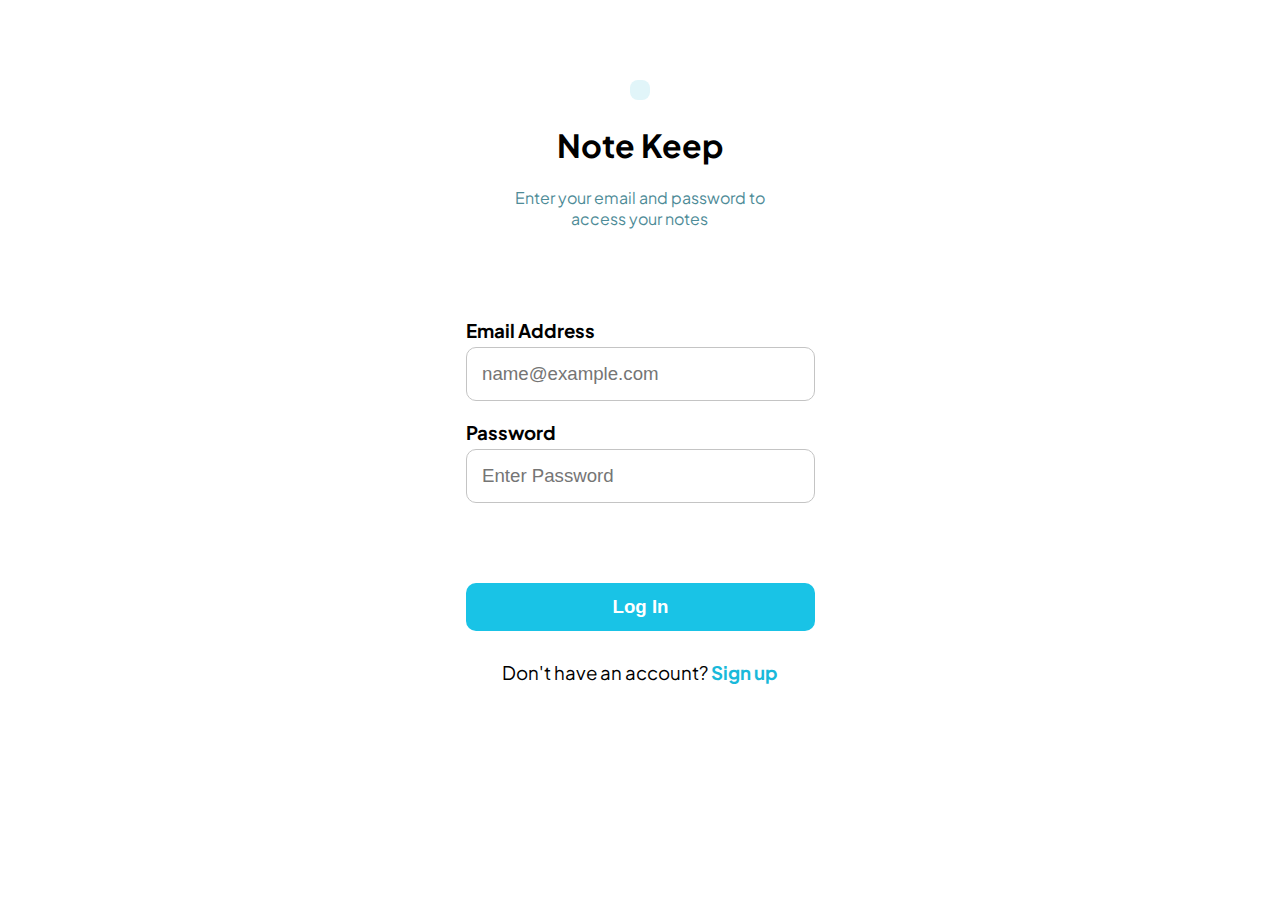
<file: index.html>
<!DOCTYPE html>
<html lang="en">

<head>
  <meta charset="UTF-8">
  <meta name="viewport" content="width=device-width, initial-scale=1.0">
  <title>Login</title>
  <link rel="preconnect" href="https://fonts.googleapis.com">
  <link rel="preconnect" href="https://fonts.gstatic.com" crossorigin>
  <link href="https://fonts.googleapis.com/css2?family=Plus+Jakarta+Sans:ital,wght@0,200..800;1,200..800&display=swap"
    rel="stylesheet">

  <link rel="stylesheet" href="https://cdn.hugeicons.com/font/hgi-stroke-rounded.css" />


  <style>
    body {
      font-family: "Plus Jakarta Sans", sans-serif;
    }

    .container {
      width: 390px;
      margin-top: 80px;
      margin-left: auto;
      margin-right: auto;
      text-align: center;
    }

    .logo {
      font-size: 20pt;
      color: #19C3E6;
      background-color: #E1F5F9;
      padding: 10px;
      border-radius: 8px;
      display: inline-block;
    }

    .judul {
      font-size: 24pt;
    }

    .subjudul {
      width: 269px;
      font-size: 12pt;
      margin-bottom: 90px;
      padding-left: 60px;
    }

    .input-group{
      display: flex;
      flex-direction: column;
      text-align: left;
      gap: 5px;
      width: calc(100% - 33px);
      margin-top: 20px;
    }

    .input-group > input {
      font-size: 14pt;
      border-radius: 10px;
      padding: 15px;
      border: 1px solid #c4c4c4;
      width: 100%
    }

    .input-group > label {
      font-weight: bold;
      font-size: 14pt;
    }

    .btn-login {
      background-color: #19c3e6;
      color: white;
      font-weight: bold;
      border: none;
      display: block;
      width: calc(100% - 1px);
      margin-top: 80px;
      padding: 13px;
      border-radius: 10px;
      font-size: 14pt;
    }

    .btn-login:hover {
      background-color: #17a9c0;
      cursor: pointer;
    }

    .footer {
      margin-top: 30px;
      font-size: 14pt;
    }

    .footer > a {
      color: #19B9DA;
      text-decoration: none;
      font-weight: bold;
    }

    .device-width {
      width: 350px;
      margin-left: 21px;
    }

  </style>

</head>

<body>

  <div class="container">
    <i class="hgi hgi-stroke hgi-property-edit logo"></i>
    <h1 class="judul">Note Keep</h1>
    <p class="subjudul" style="color:#4E8B97" >Enter your email and password to access your notes</p>

    <div class="device-width">
      <!-- input email -->
      <div class="input-group">
        <label for="">Email Address</label>
        <input type="email" id="email" placeholder="name@example.com">
      </div>
  
      <!-- input password -->
      <div class="input-group">
        <label for="">Password</label>
        <input type="password" id="password" placeholder="Enter Password">
      </div>
  
      <button onclick="login()" class="btn-login">Log In</button>

    </div>

    <p class="footer">
      Don't have an account? <a href="./register.html">Sign up</a>
    </p>

  </div>

  <script>
    function login() {
      let inEmail = document.getElementById('email');
      let inPassword = document.getElementById('password');

      if (!inEmail.value || !inPassword.value) {
        alert('Please fill in all fields');
        return;
      }

      let userDb = getFromStorage();
      
      if (!userDb) {
        alert('No account found. Please register first.');
        return;
      }
  
      if (inEmail.value === userDb.email && inPassword.value === userDb.password) {
        // Simpan session user yang sedang login
        localStorage.setItem('currentUser', JSON.stringify({
          email: userDb.email,
          loginTime: new Date().toISOString()
        }));
        
        alert('Login Successful');
        window.location.href = './main.html';
      } else {
        alert('Login Failed: Incorrect email or password');
      }
    }

    function getFromStorage() {
      let userInStorage = localStorage.getItem('user');
      return userInStorage ? JSON.parse(userInStorage) : null;
    }
  </script>

</body>

</html>
</file>
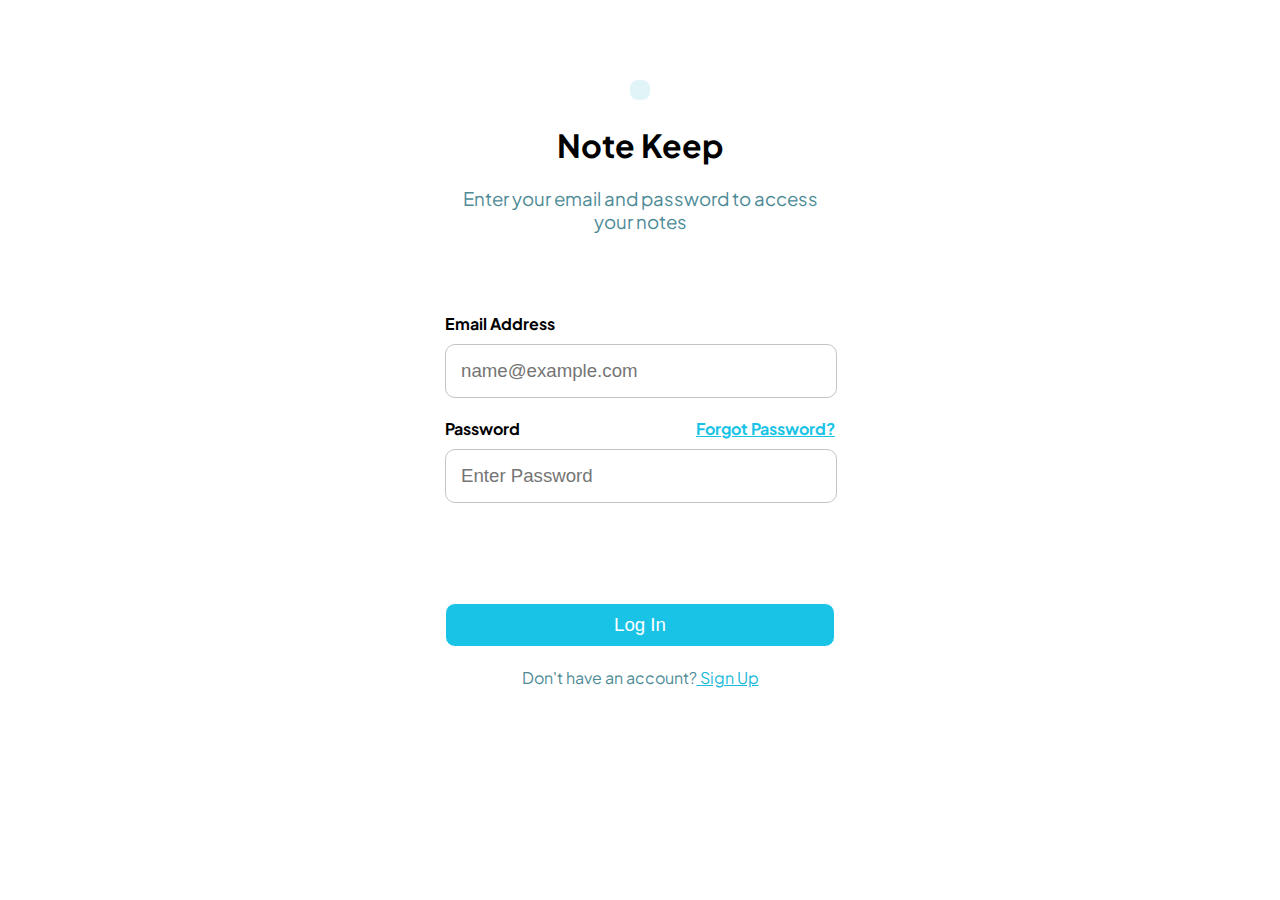
<file: login.html>
<!DOCTYPE html>
<html lang="en">
<head>
    <meta charset="UTF-8">
    <meta name="viewport" content="width=device-width, initial-scale=1.0">
    <title>Login</title>
    <link rel="preconnect" href="https://fonts.googleapis.com">
    <link rel="preconnect" href="https://fonts.gstatic.com" crossorigin>
    <link href="https://fonts.googleapis.com/css2?family=Plus+Jakarta+Sans:ital,wght@0,200..800;1,200..800&family=Poppins:ital,wght@0,100;0,200;0,300;0,400;0,500;0,600;0,700;0,800;0,900;1,100;1,200;1,300;1,400;1,500;1,600;1,700;1,800;1,900&display=swap" rel="stylesheet">

    <link rel="stylesheet" href="https://cdn.hugeicons.com/font/hgi-stroke-rounded.css" />


    <style>
        body {
            font-family: "Plus Jakarta Sans", sans-serif
            
        }

        .container {
            width: 390px;
            /* background-color: antiquewhite; */
            margin-left: auto;
            margin-right: auto;
            text-align: center;
            margin-top: 80px; 
        }

        .container > h1 {
            font-size: 24pt;
        }

        .container > p {
            font-size: 14pt;
        }

        .logo {
            font-size: 20pt;
            color: #19C3E6;
            background-color: #E1F5F9 ;
            padding: 10px;
            border-radius: 8px;
            display: inline-block;
        }

        .login {
            text-align: left;
            font-weight: bold;
            margin-top: 80px;
        }

        .login > input {
            font-size: 14pt;
            border-radius: 10px;
            width: calc(100% - 1.9rem);
            padding: 15px;
            margin-top: 10px;
            margin-bottom: 20px;
            border: 1px solid #c4c4c4
        }

        .form {
            display: flex; 
            justify-content: space-between;
            
        }

        .form > a {
            color: #19C3E6;
        }

        .button {
            background-color: #19C3E6;
            color: white ;
            display: block;
            width: 100%;
            height: 44px;
            border-radius: 10px;
            font-size: 14pt ;
            margin-top: 80px;
            border: 1px solid;
            margin-bottom: 20px;
        }

        .footer {
            color: #4E8B97;
        }

        .footer  a {
            color: #19B9DA;
        }
    </style>
</head>
<body>
    <div class="container">
        <i class="hgi hgi-stroke hgi-property-edit logo"></i>
        <h1>Note Keep</h1>
        <p style="color: #4E8B97;">Enter your email and password to access your notes</p>
        
        <div class="login">
            <label for="email">Email Address</label>
            <input type="email" name="email" id="email" placeholder="name@example.com"/> <br>
            
            <div class="form">
                <label for="password">Password</label>
                <a href="/forgotpassword">Forgot Password?</a>
            </div>
            <input type="password" name="password" id="password" placeholder="Enter Password"/>
        </div>
        <div>
            <input type="submit" value="Log In" class="button"/>
        </div>

        <div class="footer">
            <p>Don't have an account?<a href="/signup"> Sign Up</a></p>

        </div>
    </div>    
</body>
</html>
</file>
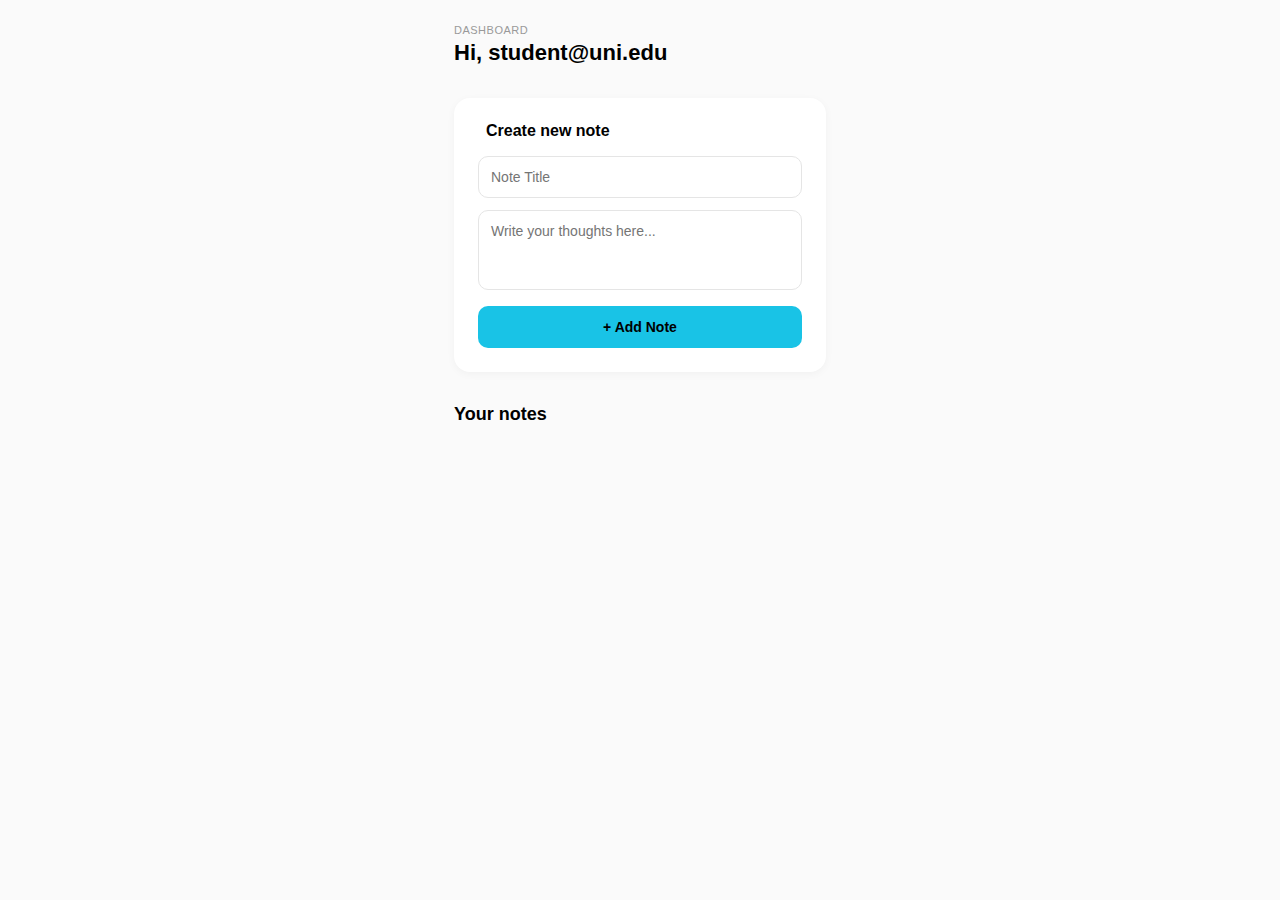
<file: main.html>
<!DOCTYPE html>
<html lang="id">
  <head>
    <meta charset="UTF-8" />
    <meta name="viewport" content="width=device-width, initial-scale=1.0" />
    <title>Main</title>

    <!-- font -->
    <link rel="preconnect" href="https://fonts.googleapis.com" />
    <link rel="preconnect" href="https://fonts.gstatic.com" crossorigin />
    <link
      href="https://fonts.googleapis.com/css2?family=Inter:wght@400;500;600;700&display=swap"
      rel="stylesheet"
    />

    <!-- Icons -->
    <link
      rel="stylesheet"
      href="https://cdn.hugeicons.com/font/hgi-stroke-rounded.css"
    />

    <style>
      * {
        margin: 0;
        padding: 0;
        box-sizing: border-box;
      }

      body {
        font-family: "Plus Jakarta Sans", sans-serif;
        background-color: #fafafa;
        padding: 24px;
        max-width: 420px;
        margin: 0 auto;
      }

      .header {
        display: flex;
        flex-direction: row;
        justify-content: space-between;
        align-items: center;
        margin-bottom: 32px;
      }

      .logo {
        font-size: 24pt;
        padding: 10px;
        transition: 0.2s;
        border-radius: 10px;
      }

      .logo:hover {
        background: grey;
      }

      .logo2 {
        font-size: 18pt;
        color: #19c3e6;
        opacity: 0.7;
      }

      .label {
        font-size: 11px;
        color: #999;
        text-transform: uppercase;
        letter-spacing: 0.5px;
        margin-bottom: 4px;
      }

      .greeting {
        font-size: 22px;
        font-weight: 600;
        color: #000;
      }

      .create-box {
        background: white;
        border-radius: 16px;
        padding: 24px;
        margin-bottom: 32px;
        box-shadow: 0 2px 8px rgba(0, 0, 0, 0.04);
      }

      .section-title {
        font-size: 12pt;
        font-weight: bold;
        color: #000;
        margin-bottom: 16px;
        display: flex;
        flex-direction: row;
        align-items: center;
      }

      .sub-sub-title {
        margin-left: 8px;
        font-size: 12pt;
        font-weight: bold;
        color: #000;
      }

      input,
      textarea {
        width: 100%;
        padding: 12px;
        border: 1.5px solid #e5e5e5;
        border-radius: 10px;
        font-size: 14px;
        font-family: inherit;
        margin-bottom: 12px;
        transition: all 0.2s;
      }

      input:focus,
      textarea:focus {
        outline: none;
        border-color: #19c3e6;
      }

      textarea {
        resize: none;
        height: 80px;
      }

      .btn-add {
        width: 100%;
        padding: 13px;
        background: #19c3e6;
        color: black;
        border: none;
        border-radius: 10px;
        font-size: 14px;
        font-weight: 600;
        cursor: pointer;
        transition: background 0.2s;
      }

      .btn-add:hover {
        background: grey;
      }

      .notes-title {
        font-size: 18px;
        font-weight: 600;
        color: #000;
        margin-bottom: 16px;
      }

      .note {
        background: white;
        border-radius: 12px;
        padding: 18px;
        margin-bottom: 12px;
        box-shadow: 0 1px 4px rgba(0, 0, 0, 0.06);
      }

      .note-top {
        display: flex;
        justify-content: space-between;
        align-items: flex-start;
        margin-bottom: 8px;
      }

      .note-title {
        font-size: 15px;
        font-weight: 600;
        color: #000;
        margin-bottom: 2px;
      }

      .note-date {
        font-size: 12px;
        color: #19c3e6;
        opacity: 0.7;
      }

      .note-actions {
        display: flex;
        gap: 4px;
      }

      .icon-btn {
        width: 32px;
        height: 32px;
        background: transparent;
        border: none;
        border-radius: 8px;
        cursor: pointer;
        display: flex;
        align-items: center;
        justify-content: center;
        transition: background 0.2s;
      }

      .icon-btn:hover {
        background: #f5f5f5;
      }

      .note-text {
        font-size: 14px;
        color: #666;
        line-height: 1.5;
      }
    </style>
  </head>
  <body>
    <div class="header">
      <div>
        <div class="label">DASHBOARD</div>
        <div class="greeting">Hi, student@uni.edu</div>
      </div>
      <div>
        <i onclick="logout()" class="hgi hgi-stroke hgi-logout-05 logo"></i>
      </div>
    </div>

    <div class="create-box">
      <div class="section-title">
        <i class="hgi hgi-stroke hgi-property-edit logo2"></i>
        <span class="sub-sub-title">Create new note</span>
      </div>
      <input type="text" id="judul" placeholder="Note Title" />
      <textarea id="isi" placeholder="Write your thoughts here..."></textarea>
      <button class="btn-add" onclick="add()">+ Add Note</button>
    </div>

    <div class="notes-title">Your notes</div>

    <div class="wadah" id="wadah">
      <!-- <div class="note">
        <div class="note-top">
            <div>
                <div class="note-title">React Hooks Study</div>
                <div class="note-date">Oct 24, 2025</div>
            </div>
            <div class="note-actions">
                <button class="icon-btn">
                    <svg width="16" height="16" viewBox="0 0 24 24" fill="none" stroke="#666" stroke-width="2">
                        <path d="M17 3a2.85 2.83 0 1 1 4 4L7.5 20.5 2 22l1.5-5.5Z"/>
                    </svg>
                </button>
                <button class="icon-btn">
                    <svg width="16" height="16" viewBox="0 0 24 24" fill="none" stroke="#666" stroke-width="2">
                        <path d="M3 6h18M19 6v14c0 1-1 2-2 2H7c-1 0-2-1-2-2V6M8 6V4c0-1 1-2 2-2h4c1 0 2 1 2 2v2"/>
                    </svg>
                </button>
            </div>
        </div>
        <div class="note-text">Remember to review useEffect dependencies array. Ideally, include all variables used inside the effect</div>
    </div>

    <div class="note">
        <div class="note-top">
            <div>
                <div class="note-title">JavaScript Tips</div>
                <div class="note-date">Oct 23, 2025</div>
            </div>
            <div class="note-actions">
                <button class="icon-btn">
                    <svg width="16" height="16" viewBox="0 0 24 24" fill="none" stroke="#666" stroke-width="2">
                        <path d="M17 3a2.85 2.83 0 1 1 4 4L7.5 20.5 2 22l1.5-5.5Z"/>
                    </svg>
                </button>
                <button class="icon-btn">
                    <svg width="16" height="16" viewBox="0 0 24 24" fill="none" stroke="#666" stroke-width="2">
                        <path d="M3 6h18M19 6v14c0 1-1 2-2 2H7c-1 0-2-1-2-2V6M8 6V4c0-1 1-2 2-2h4c1 0 2 1 2 2v2"/>
                    </svg>
                </button>
            </div>
        </div>
        <div class="note-text">Use const for variables that won't be reassigned, let for variables that will change</div>
    </div> -->
    </div>

    <script>
      let notes = [];

      let daftarCatatan = [];

      function add() {
        let judul = document.getElementById("judul")
        let isi = document.getElementById("isi")
        let tanggal = new Date();

        let options = { year: "numeric", month: "short", day: "numeric" };
        let tanggalFormatted = tanggal.toLocaleDateString("id-ID", options);

        let catatanBaru = {
          title: judul.value,
          date: tanggalFormatted,
          content: isi.value,
        };
        
        if (!judul.value && !isi.value) return alert("Judul & Isi harus terisi!")
        if (!judul.value) return alert("Judul harus terisi!")
        if (!isi.value) return alert("Isi harus terisi!")
        
        daftarCatatan.push(catatanBaru);
        tampilkanCatatan();
        isi.value = ''
        judul.value = ''
      }

      function tampilkanCatatan() {
        // membaca dari daftar note
        let wadah = document.getElementById("wadah");
        
        wadah.innerHTML = ''

        for (let i = 0; i < daftarCatatan.length; i++) {
          wadah.innerHTML += `<div class="note">
        <div class="note-top">
            <div>
                <div class="note-title">${daftarCatatan[i].title}</div>
                <div class="note-date">${daftarCatatan[i].date}</div>
            </div>
            <div class="note-actions">
                <button class="icon-btn">
                    <svg width="16" height="16" viewBox="0 0 24 24" fill="none" stroke="#666" stroke-width="2">
                        <path d="M17 3a2.85 2.83 0 1 1 4 4L7.5 20.5 2 22l1.5-5.5Z"/>
                    </svg>
                </button>
                <button onclick="hapusCatatan()" class="icon-btn">
                    <svg width="16" height="16" viewBox="0 0 24 24" fill="none" stroke="#666" stroke-width="2">
                        <path d="M3 6h18M19 6v14c0 1-1 2-2 2H7c-1 0-2-1-2-2V6M8 6V4c0-1 1-2 2-2h4c1 0 2 1 2 2v2"/>
                    </svg>
                </button>
            </div>
        </div>
        <div class="note-text">${daftarCatatan[i].content}</div>
    </div>`;
        }
      }
      
      function logout () {
        window.location.href = './index.html';
      }

      function hapusCatatan (target) {
        daftarCatatan.splice(target, 1)
        tampilkanCatatan()
        alert ("Berhasil di hapus!")
      }

    </script>
  </body>
</html>
</file>
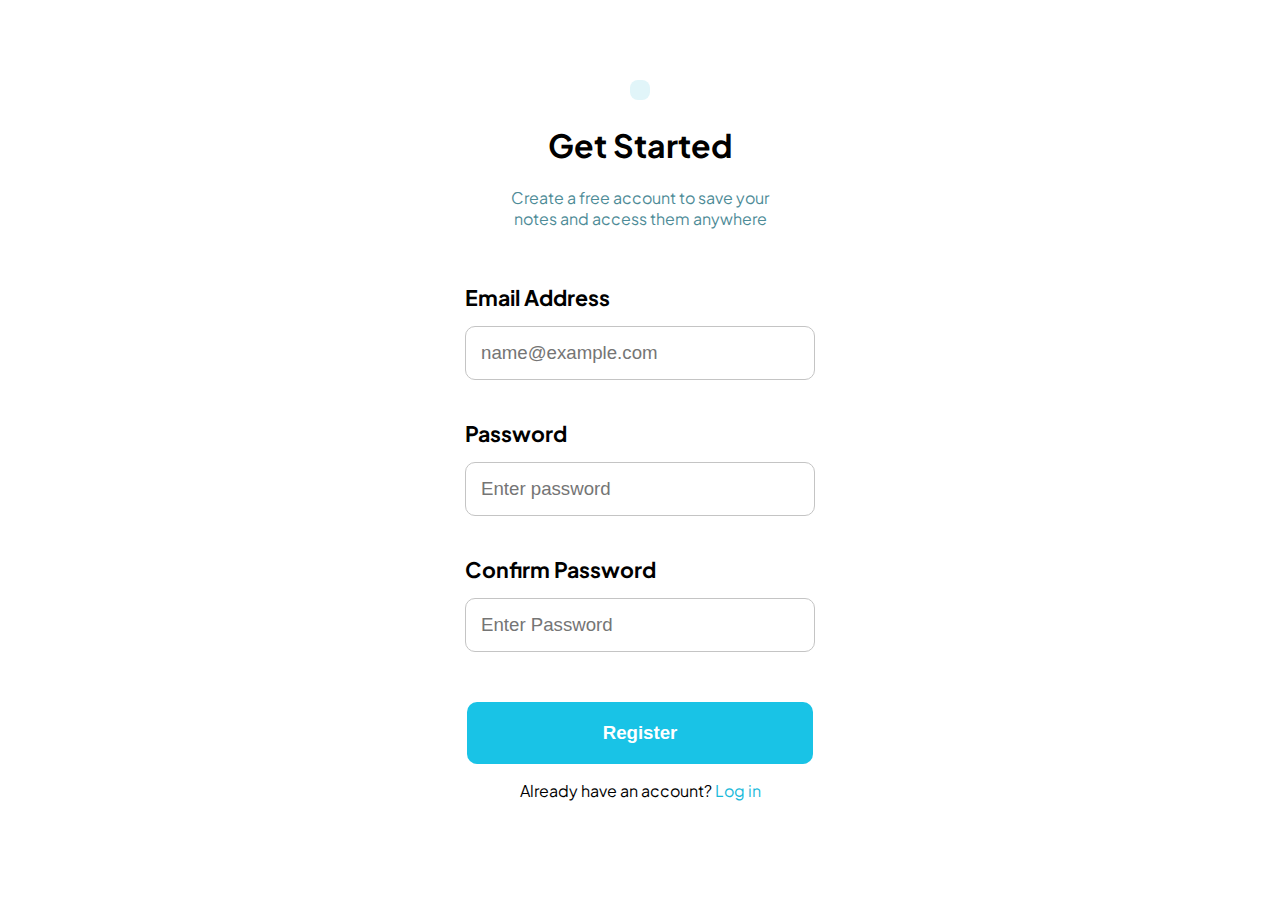
<file: register.html>
<!DOCTYPE html>
<html lang="en">

<head>
  <meta charset="UTF-8">
  <meta name="viewport" content="width=device-width, initial-scale=1.0">
  <title>Register</title>
  <link rel="preconnect" href="https://fonts.googleapis.com">
  <link rel="preconnect" href="https://fonts.gstatic.com" crossorigin>
  <link href="https://fonts.googleapis.com/css2?family=Plus+Jakarta+Sans:ital,wght@0,200..800;1,200..800&display=swap"
    rel="stylesheet">

  <link rel="stylesheet" href="https://cdn.hugeicons.com/font/hgi-stroke-rounded.css" />


  <style>
    body {
      font-family: "Plus Jakarta Sans", sans-serif;
    }

    .container {
      width: 390px;
      /* background-color: antiquewhite; */
      margin-top: 80px;
      margin-left: auto;
      margin-right: auto;;
      text-align: center;
    }

    .footer {
      color: #19B9DA;
      text-decoration: none;
    }

    .logo {
      font-size: 20pt;
      color: #19C3E6;
      background-color: #E1F5F9;
      padding: 10px;
      border-radius: 8px;
      display: inline-block;
    }

    .judul {
      font-size: 24pt;
    }

    .subjudul {
      width: 269px;
      font-size: 12pt;
      margin: auto;
      margin-bottom: 30px;
    }

    .input-group{
      display: flex;
      flex-direction: column;
      text-align: left;
      gap: 5px;
      width: 100%;
      margin: auto;
      margin-top: 15px;
      font-weight: bold;
      font-size: 16pt;;
    }

    .input-group > label {
      
      padding-top: 25px;
    }
    .btn-login {
      background-color: #19c3e6;
      color: white;
      font-weight: bold;
      border: none;
      display: block;
      width: calc(100% - 0.2rem);
      margin: auto;
      margin-top: 20px;
      padding: 20px;
      border-radius: 10px;
      align-items: center;
      font-size: 14pt;
      margin-top: 50px;
    }

    .input-group > input {
      font-size: 14pt;
      border-radius: 10px;
      width: calc(100% - 2rem);
      padding: 15px;
      margin-top: 10px;
      margin-bottom: 0px;
      border: 1px solid #c4c4c4
    }

    .btn-login:hover {
      background-color: #17a9cce0;
      cursor: pointer;
    }

    .device-width {
      width: 350px;
      margin-left: 20px;
    }
  </style>

</head>

<body>

  <div class="container">
    <i class="hgi hgi-stroke hgi-property-edit logo"></i>
    <h1 class="judul">Get Started</h1>
    <p class="subjudul" style="color:#4E8B97">Create a free account to save your notes and access them anywhere</p>

  <div class="device-width">
    <!-- input email -->
    <div class="input-group">
      <label for="">Email Address</label>
      <input id="input-email" type="email" placeholder="name@example.com">
    </div>

    <!-- input password -->
    <div class="input-group">
      <label for="">Password</label>
      <input id="input-password" type="password" placeholder="Enter password">
    </div>

    <div class="input-group">
      <label for="">Confirm Password</label>
      <input id="input-confirm-password" type="password" placeholder="Enter Password">
    </div>

    <button class="btn-login" onclick="tambahUser()">Register</button>
  </div>

    <p>
      Already have an account? <a href="./index.html"class="footer">Log in</a>
    </p>

  </div>

  <script>
    let users = [];

    // function  
    function tambahUser() {
      // mengenali element html
      let inEmail = document.getElementById("input-email")
      let inPassword = document.getElementById("input-password")
      let inCfPassword = document.getElementById("input-confirm-password")
      // melihat value
      console.log(inEmail.value);
      if (!inEmail.value || !inPassword.value || !inCfPassword.value) {
        alert("Semua field harus diisi!");
        return;
      }
      if (inPassword.value !== inCfPassword.value) {
        alert("Password dan Confirm Password harus sama!");
        return;
      }

      let newUser = {
        email: inEmail.value,
        password: inPassword.value,
      }
      saveToStorage(newUser);

      if (inPassword.value === inCfPassword.value) {
        alert("Register Berhasil!");
        window.location.href = "./index.html";
      }
      users.push(newUser);
    }

    function saveToStorage(dataUser) {
      let stringDataUser = JSON.stringify(dataUser);
      localStorage.setItem('user', stringDataUser);
    }

    localStorage.setItem('currentUser', JSON.stringify({
    email: userDb.email,
    loginTime: new Date().toISOString()
    }));
  </script>

</body>

</html>
</file>
